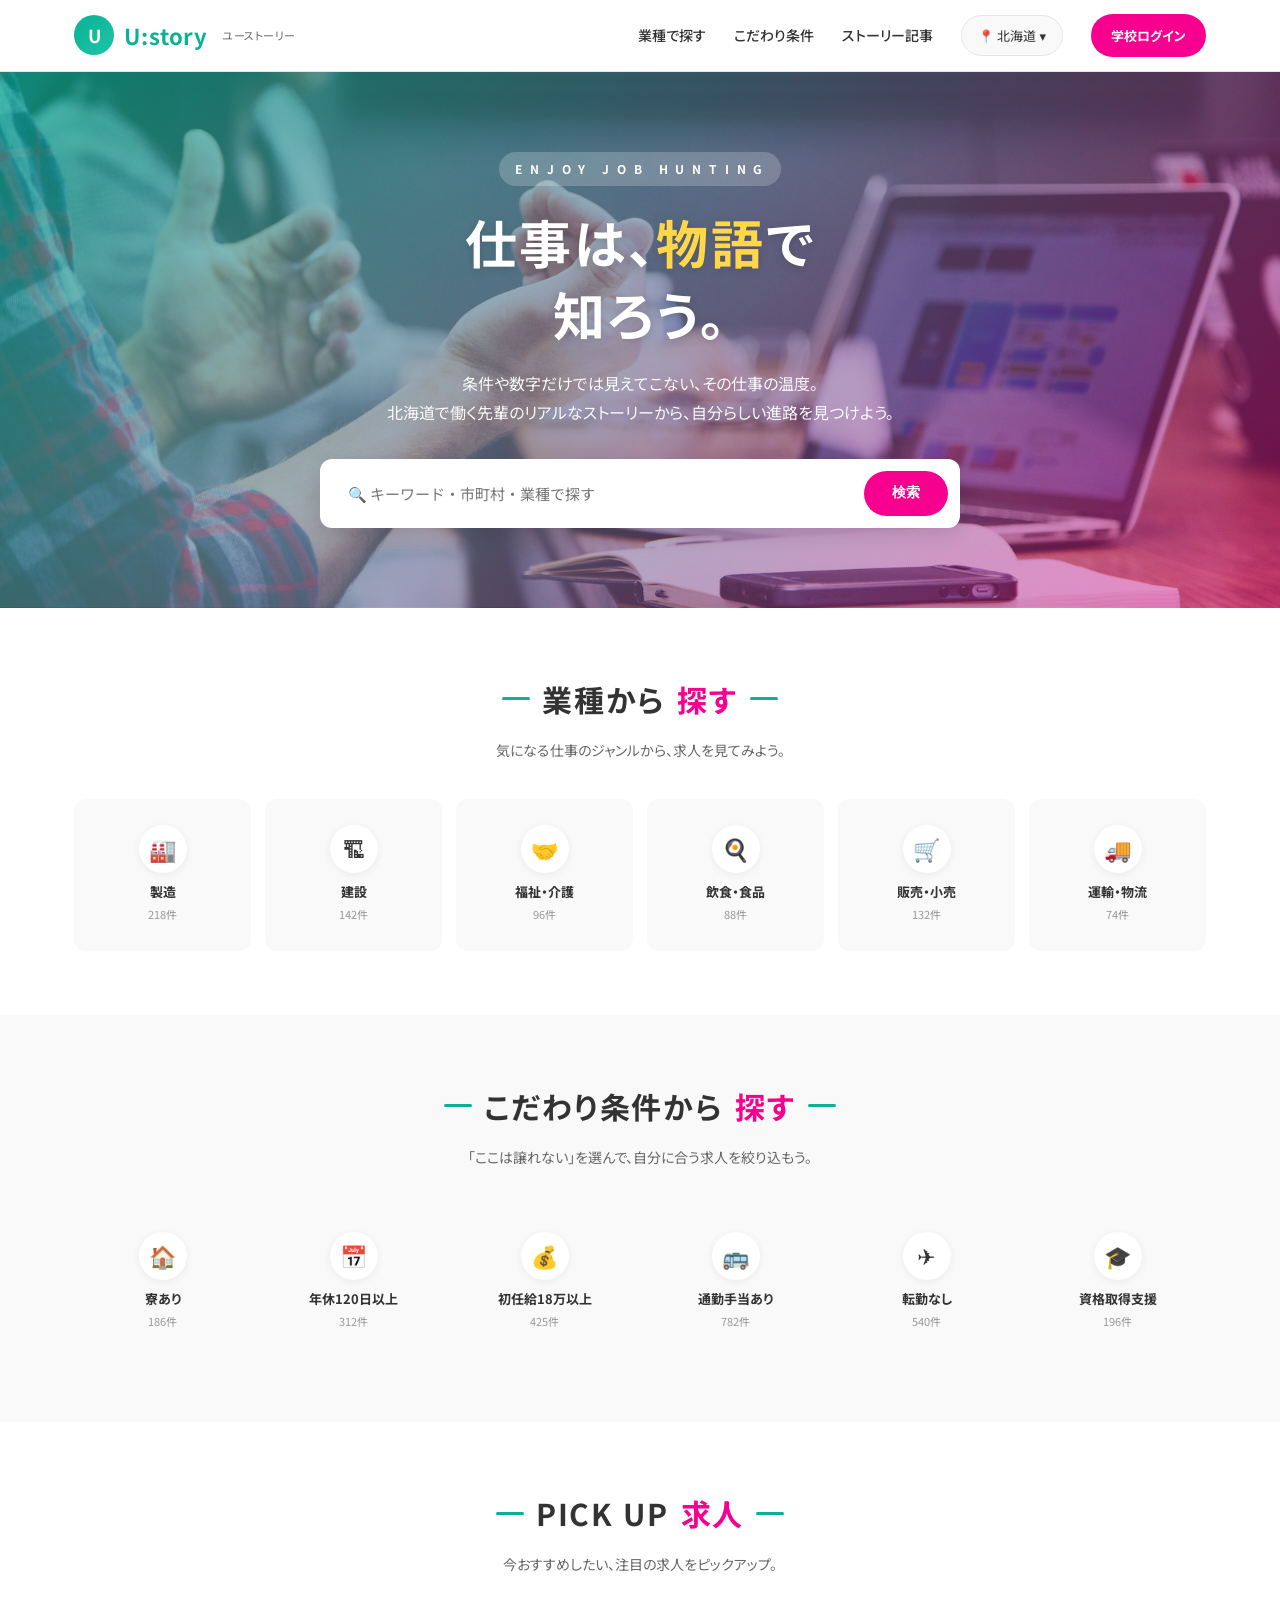
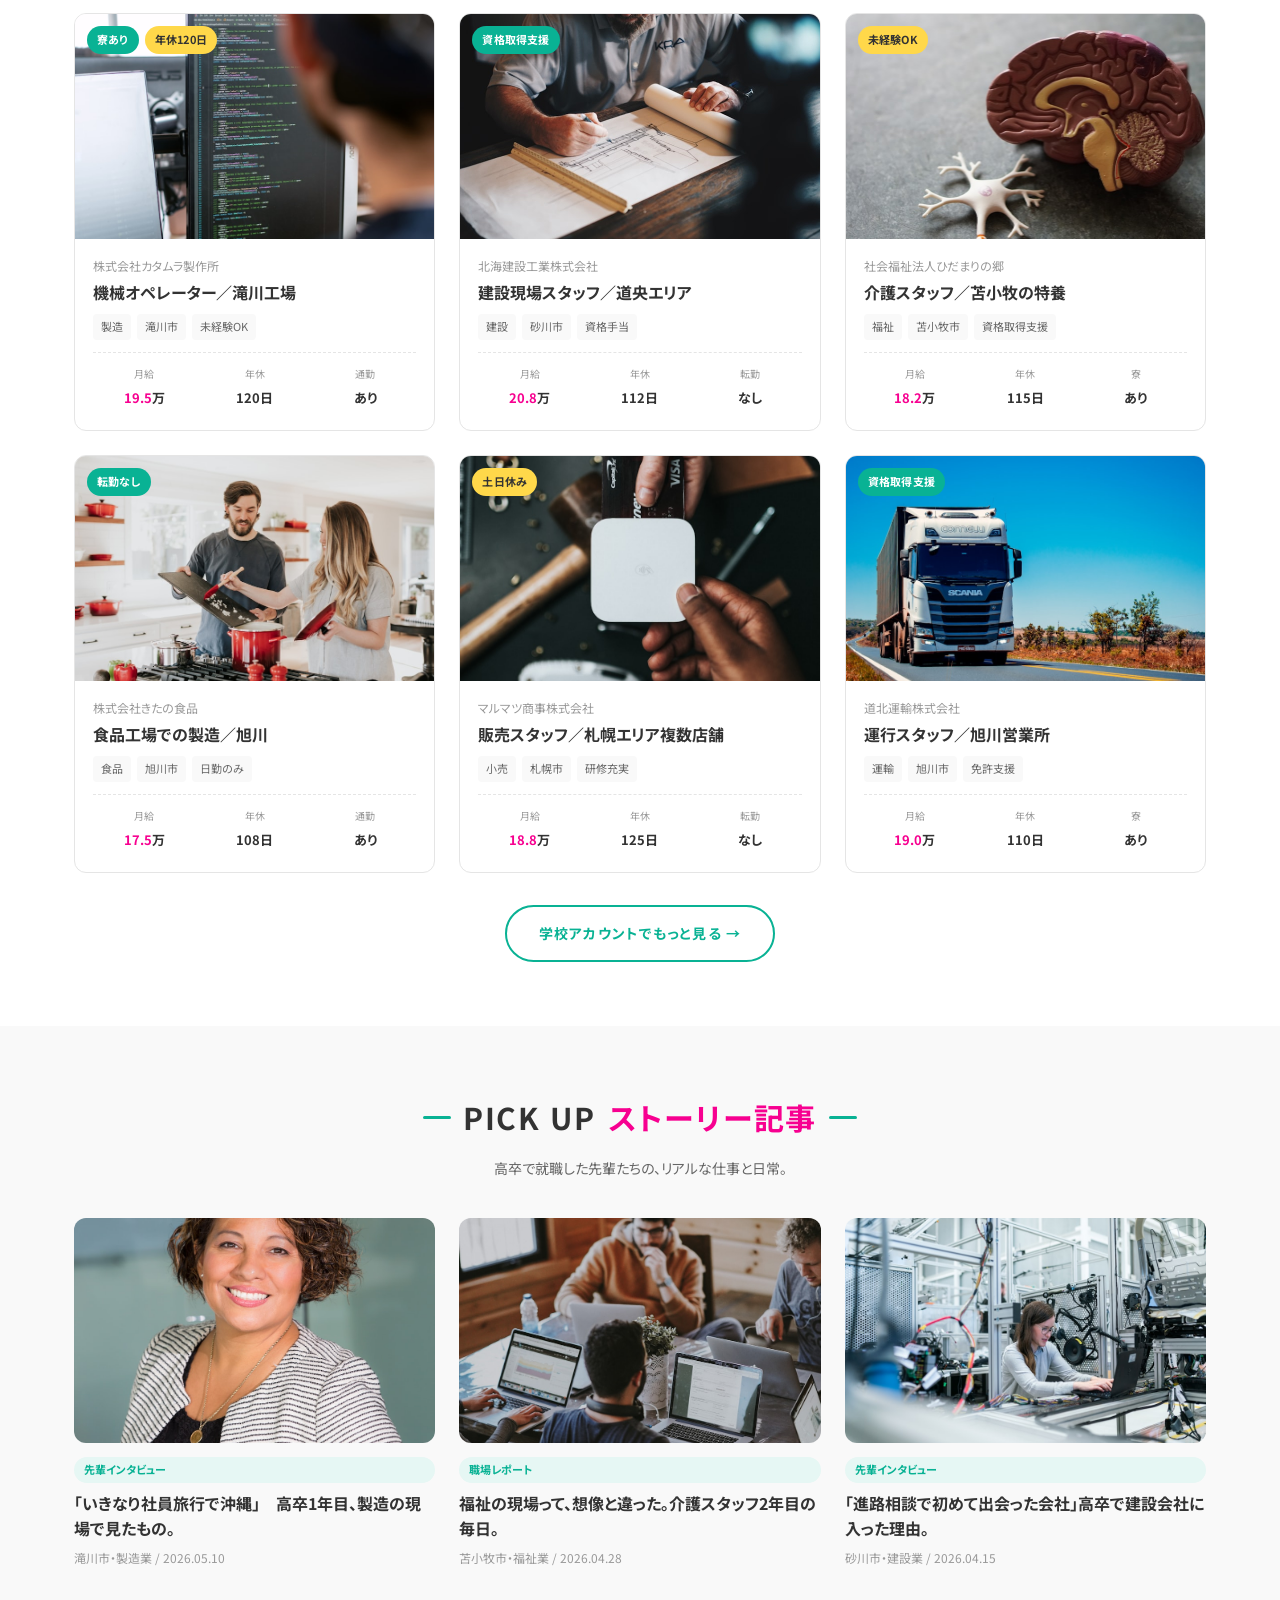
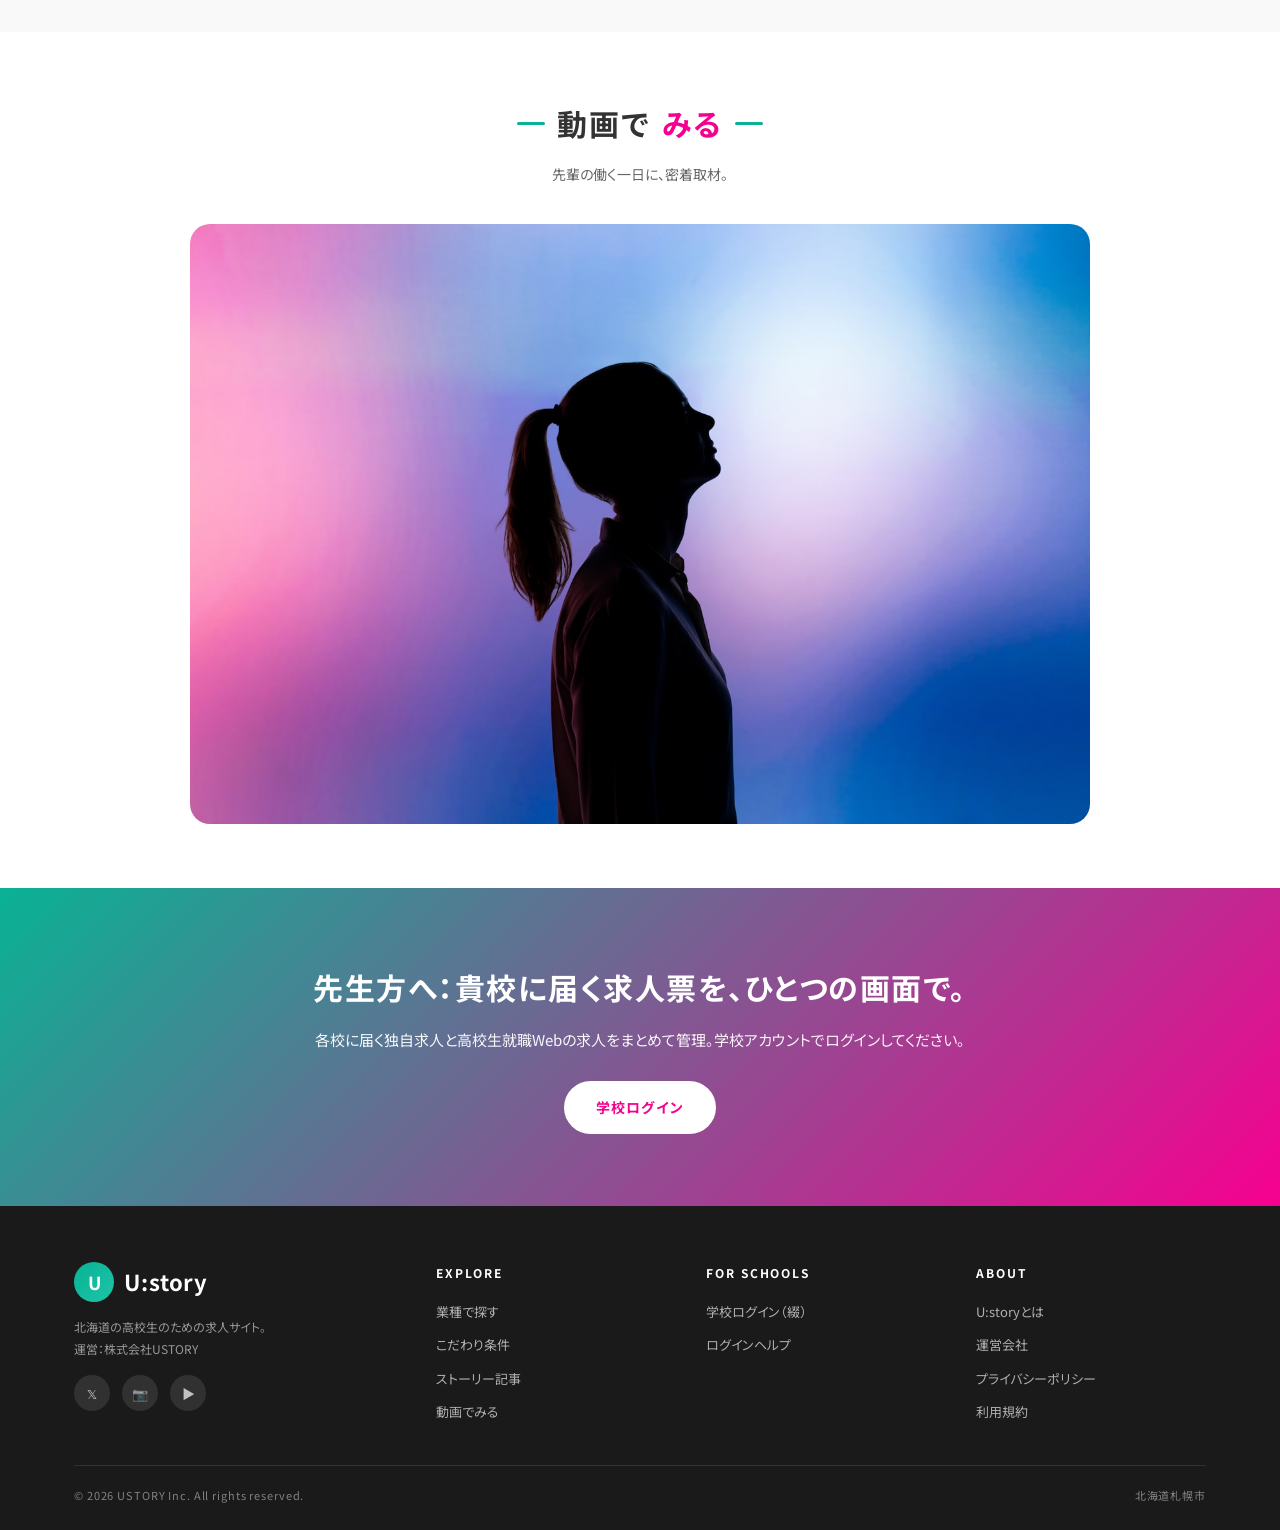
<file: index.html>
<!DOCTYPE html>
<html lang="ja">
<head>
<meta charset="UTF-8" />
<meta name="viewport" content="width=device-width, initial-scale=1" />
<title>U:story[ユーストーリー]｜高校生のための求人サイト</title>
<meta name="description" content="北海道の高校生のための求人サイト。仕事をストーリーから知る、自分らしい進路を見つける、新しい就職活動のかたち。" />
<link rel="preconnect" href="https://fonts.googleapis.com">
<link rel="preconnect" href="https://fonts.gstatic.com" crossorigin>
<link href="https://fonts.googleapis.com/css2?family=Noto+Sans+JP:wght@400;500;700&family=M+PLUS+Rounded+1c:wght@500;700&display=swap" rel="stylesheet">
<link rel="stylesheet" href="assets/style.css" />
</head>
<body>

<header class="site-header">
  <div class="container">
    <a href="index.html" class="brand">
      <span class="brand-mark">U</span>
      <span>U:story</span>
      <span class="brand-tagline">ユーストーリー</span>
    </a>
    <nav class="nav" id="nav">
      <a href="#shortcuts">業種で探す</a>
      <a href="#features">こだわり条件</a>
      <a href="#stories">ストーリー記事</a>
      <span class="area-select">📍 北海道 ▾</span>
      <a href="login.html" class="nav-cta">学校ログイン</a>
    </nav>
    <button class="hamburger" aria-label="メニュー" onclick="document.getElementById('nav').classList.toggle('is-open')">
      <svg width="24" height="24" viewBox="0 0 24 24" fill="none" stroke="currentColor" stroke-width="2"><line x1="3" y1="6" x2="21" y2="6"/><line x1="3" y1="12" x2="21" y2="12"/><line x1="3" y1="18" x2="21" y2="18"/></svg>
    </button>
  </div>
</header>

<section class="hero">
  <div class="container hero-inner">
    <span class="hero-eyebrow">E N J O Y　J O B　H U N T I N G</span>
    <h1 class="hero-title">仕事は、<span class="yellow">物語</span>で<br>知ろう。</h1>
    <p class="hero-lead">
      条件や数字だけでは見えてこない、その仕事の温度。<br>
      北海道で働く先輩のリアルなストーリーから、自分らしい進路を見つけよう。
    </p>
    <div class="hero-search">
      <input type="text" placeholder="🔍 キーワード・市町村・業種で探す" />
      <button type="button">検索</button>
    </div>
  </div>
</section>

<section id="shortcuts">
  <div class="container">
    <div class="section-head">
      <h2 class="section-title">業種から<span class="pink">探す</span></h2>
      <p class="section-lead">気になる仕事のジャンルから、求人を見てみよう。</p>
    </div>
    <div class="shortcut-grid">
      <div class="shortcut">
        <div class="icon">🏭</div>
        <div class="shortcut-name">製造</div>
        <div class="shortcut-count">218件</div>
      </div>
      <div class="shortcut">
        <div class="icon">🏗</div>
        <div class="shortcut-name">建設</div>
        <div class="shortcut-count">142件</div>
      </div>
      <div class="shortcut">
        <div class="icon">🤝</div>
        <div class="shortcut-name">福祉・介護</div>
        <div class="shortcut-count">96件</div>
      </div>
      <div class="shortcut">
        <div class="icon">🍳</div>
        <div class="shortcut-name">飲食・食品</div>
        <div class="shortcut-count">88件</div>
      </div>
      <div class="shortcut">
        <div class="icon">🛒</div>
        <div class="shortcut-name">販売・小売</div>
        <div class="shortcut-count">132件</div>
      </div>
      <div class="shortcut">
        <div class="icon">🚚</div>
        <div class="shortcut-name">運輸・物流</div>
        <div class="shortcut-count">74件</div>
      </div>
    </div>
  </div>
</section>

<section id="features" style="background: var(--bg-soft);">
  <div class="container">
    <div class="section-head">
      <h2 class="section-title">こだわり条件から<span class="pink">探す</span></h2>
      <p class="section-lead">「ここは譲れない」を選んで、自分に合う求人を絞り込もう。</p>
    </div>
    <div class="shortcut-grid">
      <div class="shortcut">
        <div class="icon">🏠</div>
        <div class="shortcut-name">寮あり</div>
        <div class="shortcut-count">186件</div>
      </div>
      <div class="shortcut">
        <div class="icon">📅</div>
        <div class="shortcut-name">年休120日以上</div>
        <div class="shortcut-count">312件</div>
      </div>
      <div class="shortcut">
        <div class="icon">💰</div>
        <div class="shortcut-name">初任給18万以上</div>
        <div class="shortcut-count">425件</div>
      </div>
      <div class="shortcut">
        <div class="icon">🚌</div>
        <div class="shortcut-name">通勤手当あり</div>
        <div class="shortcut-count">782件</div>
      </div>
      <div class="shortcut">
        <div class="icon">✈️</div>
        <div class="shortcut-name">転勤なし</div>
        <div class="shortcut-count">540件</div>
      </div>
      <div class="shortcut">
        <div class="icon">🎓</div>
        <div class="shortcut-name">資格取得支援</div>
        <div class="shortcut-count">196件</div>
      </div>
    </div>
  </div>
</section>

<section>
  <div class="container">
    <div class="section-head">
      <h2 class="section-title">PICK UP <span class="pink">求人</span></h2>
      <p class="section-lead">今おすすめしたい、注目の求人をピックアップ。</p>
    </div>
    <div class="jobs-grid">

      <a href="login.html" class="job-card">
        <div class="job-thumb">
          <img src="images/job-mfg.jpg" alt="" />
          <div class="job-badges">
            <span class="badge feature">寮あり</span>
            <span class="badge feature-yellow">年休120日</span>
          </div>
        </div>
        <div class="job-body">
          <div class="job-company">株式会社カタムラ製作所</div>
          <h3 class="job-title">機械オペレーター／滝川工場</h3>
          <div class="job-meta">
            <span class="meta-pill">製造</span>
            <span class="meta-pill">滝川市</span>
            <span class="meta-pill">未経験OK</span>
          </div>
          <div class="job-stats">
            <div class="stat"><span class="stat-label">月給</span><span class="stat-value"><span class="accent">19.5</span>万</span></div>
            <div class="stat"><span class="stat-label">年休</span><span class="stat-value">120日</span></div>
            <div class="stat"><span class="stat-label">通勤</span><span class="stat-value">あり</span></div>
          </div>
        </div>
      </a>

      <a href="login.html" class="job-card">
        <div class="job-thumb">
          <img src="images/job-construction.jpg" alt="" />
          <div class="job-badges">
            <span class="badge feature">資格取得支援</span>
          </div>
        </div>
        <div class="job-body">
          <div class="job-company">北海建設工業株式会社</div>
          <h3 class="job-title">建設現場スタッフ／道央エリア</h3>
          <div class="job-meta">
            <span class="meta-pill">建設</span>
            <span class="meta-pill">砂川市</span>
            <span class="meta-pill">資格手当</span>
          </div>
          <div class="job-stats">
            <div class="stat"><span class="stat-label">月給</span><span class="stat-value"><span class="accent">20.8</span>万</span></div>
            <div class="stat"><span class="stat-label">年休</span><span class="stat-value">112日</span></div>
            <div class="stat"><span class="stat-label">転勤</span><span class="stat-value">なし</span></div>
          </div>
        </div>
      </a>

      <a href="login.html" class="job-card">
        <div class="job-thumb">
          <img src="images/job-care.jpg" alt="" />
          <div class="job-badges">
            <span class="badge feature-yellow">未経験OK</span>
          </div>
        </div>
        <div class="job-body">
          <div class="job-company">社会福祉法人ひだまりの郷</div>
          <h3 class="job-title">介護スタッフ／苫小牧の特養</h3>
          <div class="job-meta">
            <span class="meta-pill">福祉</span>
            <span class="meta-pill">苫小牧市</span>
            <span class="meta-pill">資格取得支援</span>
          </div>
          <div class="job-stats">
            <div class="stat"><span class="stat-label">月給</span><span class="stat-value"><span class="accent">18.2</span>万</span></div>
            <div class="stat"><span class="stat-label">年休</span><span class="stat-value">115日</span></div>
            <div class="stat"><span class="stat-label">寮</span><span class="stat-value">あり</span></div>
          </div>
        </div>
      </a>

      <a href="login.html" class="job-card">
        <div class="job-thumb">
          <img src="images/job-food.jpg" alt="" />
          <div class="job-badges">
            <span class="badge feature">転勤なし</span>
          </div>
        </div>
        <div class="job-body">
          <div class="job-company">株式会社きたの食品</div>
          <h3 class="job-title">食品工場での製造／旭川</h3>
          <div class="job-meta">
            <span class="meta-pill">食品</span>
            <span class="meta-pill">旭川市</span>
            <span class="meta-pill">日勤のみ</span>
          </div>
          <div class="job-stats">
            <div class="stat"><span class="stat-label">月給</span><span class="stat-value"><span class="accent">17.5</span>万</span></div>
            <div class="stat"><span class="stat-label">年休</span><span class="stat-value">108日</span></div>
            <div class="stat"><span class="stat-label">通勤</span><span class="stat-value">あり</span></div>
          </div>
        </div>
      </a>

      <a href="login.html" class="job-card">
        <div class="job-thumb">
          <img src="images/job-retail.jpg" alt="" />
          <div class="job-badges">
            <span class="badge feature-yellow">土日休み</span>
          </div>
        </div>
        <div class="job-body">
          <div class="job-company">マルマツ商事株式会社</div>
          <h3 class="job-title">販売スタッフ／札幌エリア複数店舗</h3>
          <div class="job-meta">
            <span class="meta-pill">小売</span>
            <span class="meta-pill">札幌市</span>
            <span class="meta-pill">研修充実</span>
          </div>
          <div class="job-stats">
            <div class="stat"><span class="stat-label">月給</span><span class="stat-value"><span class="accent">18.8</span>万</span></div>
            <div class="stat"><span class="stat-label">年休</span><span class="stat-value">125日</span></div>
            <div class="stat"><span class="stat-label">転勤</span><span class="stat-value">なし</span></div>
          </div>
        </div>
      </a>

      <a href="login.html" class="job-card">
        <div class="job-thumb">
          <img src="images/job-transport.jpg" alt="" />
          <div class="job-badges">
            <span class="badge feature">資格取得支援</span>
          </div>
        </div>
        <div class="job-body">
          <div class="job-company">道北運輸株式会社</div>
          <h3 class="job-title">運行スタッフ／旭川営業所</h3>
          <div class="job-meta">
            <span class="meta-pill">運輸</span>
            <span class="meta-pill">旭川市</span>
            <span class="meta-pill">免許支援</span>
          </div>
          <div class="job-stats">
            <div class="stat"><span class="stat-label">月給</span><span class="stat-value"><span class="accent">19.0</span>万</span></div>
            <div class="stat"><span class="stat-label">年休</span><span class="stat-value">110日</span></div>
            <div class="stat"><span class="stat-label">寮</span><span class="stat-value">あり</span></div>
          </div>
        </div>
      </a>

    </div>
    <div class="section-foot">
      <a href="login.html" class="button button-outline">学校アカウントでもっと見る →</a>
    </div>
  </div>
</section>

<section id="stories" style="background: var(--bg-soft);">
  <div class="container">
    <div class="section-head">
      <h2 class="section-title">PICK UP <span class="pink">ストーリー記事</span></h2>
      <p class="section-lead">高卒で就職した先輩たちの、リアルな仕事と日常。</p>
    </div>
    <div class="stories-grid">

      <a href="#" class="story-card">
        <div class="story-thumb"><img src="images/story1.jpg" alt="" /></div>
        <span class="story-tag">先輩インタビュー</span>
        <h3 class="story-title">「いきなり社員旅行で沖縄」　高卒1年目、製造の現場で見たもの。</h3>
        <div class="story-meta">滝川市・製造業 / 2026.05.10</div>
      </a>

      <a href="#" class="story-card">
        <div class="story-thumb"><img src="images/story2.jpg" alt="" /></div>
        <span class="story-tag">職場レポート</span>
        <h3 class="story-title">福祉の現場って、想像と違った。介護スタッフ2年目の毎日。</h3>
        <div class="story-meta">苫小牧市・福祉業 / 2026.04.28</div>
      </a>

      <a href="#" class="story-card">
        <div class="story-thumb"><img src="images/story3.jpg" alt="" /></div>
        <span class="story-tag">先輩インタビュー</span>
        <h3 class="story-title">「進路相談で初めて出会った会社」高卒で建設会社に入った理由。</h3>
        <div class="story-meta">砂川市・建設業 / 2026.04.15</div>
      </a>

    </div>
  </div>
</section>

<section>
  <div class="container">
    <div class="section-head">
      <h2 class="section-title">動画で<span class="pink">みる</span></h2>
      <p class="section-lead">先輩の働く一日に、密着取材。</p>
    </div>
    <div class="banner">
      <img src="images/video1.jpg" alt="動画特集" />
    </div>
  </div>
</section>

<section class="cta-band">
  <h2>先生方へ：貴校に届く求人票を、ひとつの画面で。</h2>
  <p>各校に届く独自求人と高校生就職Webの求人をまとめて管理。学校アカウントでログインしてください。</p>
  <a href="login.html" class="button">学校ログイン</a>
</section>

<footer class="site-footer">
  <div class="container">
    <div class="footer-grid">
      <div class="footer-brand">
        <div class="brand">
          <span class="brand-mark">U</span>
          <span>U:story</span>
        </div>
        <p>北海道の高校生のための求人サイト。<br>運営：株式会社USTORY</p>
        <div class="footer-sns">
          <a href="#" aria-label="X (Twitter)">𝕏</a>
          <a href="#" aria-label="Instagram">📷</a>
          <a href="#" aria-label="YouTube">▶</a>
        </div>
      </div>
      <div class="footer-col">
        <h4>EXPLORE</h4>
        <ul>
          <li><a href="#shortcuts">業種で探す</a></li>
          <li><a href="#features">こだわり条件</a></li>
          <li><a href="#stories">ストーリー記事</a></li>
          <li><a href="#">動画でみる</a></li>
        </ul>
      </div>
      <div class="footer-col">
        <h4>FOR SCHOOLS</h4>
        <ul>
          <li><a href="login.html">学校ログイン（綴）</a></li>
          <li><a href="#">ログインヘルプ</a></li>
        </ul>
      </div>
      <div class="footer-col">
        <h4>ABOUT</h4>
        <ul>
          <li><a href="#">U:storyとは</a></li>
          <li><a href="https://ustory.co.jp/" target="_blank" rel="noopener">運営会社</a></li>
          <li><a href="#">プライバシーポリシー</a></li>
          <li><a href="#">利用規約</a></li>
        </ul>
      </div>
    </div>
    <div class="footer-bottom">
      <span>© 2026 USTORY Inc. All rights reserved.</span>
      <span>北海道札幌市</span>
    </div>
  </div>
</footer>

</body>
</html>
</file>
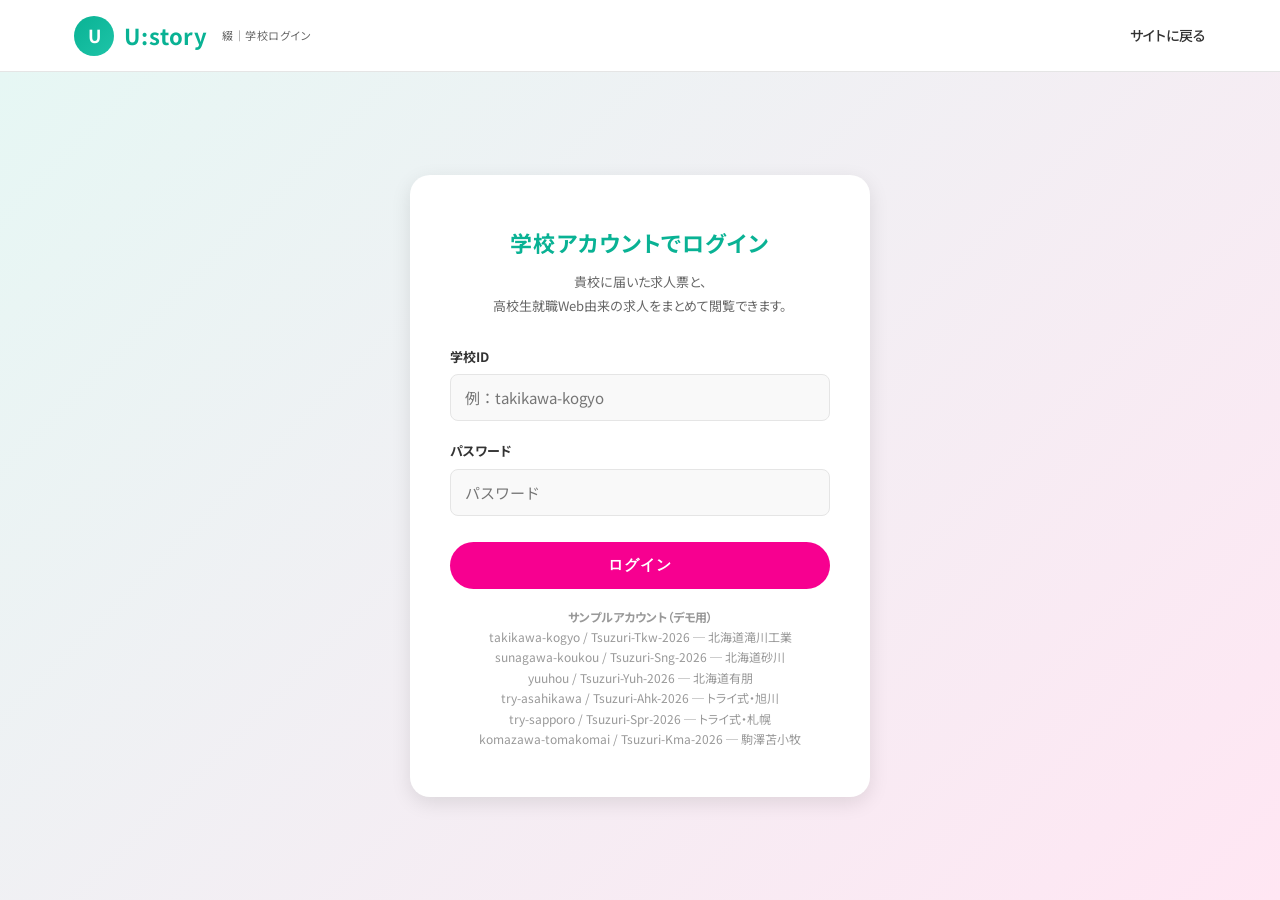
<file: app.html>
<!DOCTYPE html>
<html lang="ja">
<head>
<meta charset="UTF-8" />
<meta name="viewport" content="width=device-width, initial-scale=1" />
<title>求人一覧｜U:story 綴</title>
<link rel="preconnect" href="https://fonts.googleapis.com">
<link rel="preconnect" href="https://fonts.gstatic.com" crossorigin>
<link href="https://fonts.googleapis.com/css2?family=Noto+Sans+JP:wght@400;500;700&family=M+PLUS+Rounded+1c:wght@500;700&display=swap" rel="stylesheet">
<link rel="stylesheet" href="assets/style.css" />
</head>
<body>

<header class="site-header">
  <div class="container">
    <a href="index.html" class="brand">
      <span class="brand-mark">U</span>
      <span>U:story</span>
      <span class="brand-tagline">綴｜学校アカウント</span>
    </a>
    <nav class="nav">
      <span id="school-label" class="area-select"></span>
      <a href="#" id="logout" class="logout">ログアウト</a>
    </nav>
  </div>
</header>

<div class="dash-tabs">
  <div class="container">
    <div class="dash-tabs-inner" id="tabs">
      <button class="dash-tab is-active" data-source="all">すべて <span class="count" id="cnt-all">0</span></button>
      <button class="dash-tab" data-source="school">自校に届いた求人 <span class="count" id="cnt-school">0</span></button>
      <button class="dash-tab" data-source="web">高校生就職Web経由 <span class="count" id="cnt-web">0</span></button>
    </div>
  </div>
</div>

<div class="filter-bar">
  <div class="container">
    <select id="f-industry">
      <option value="">業種：すべて</option>
    </select>
    <select id="f-city">
      <option value="">勤務地：すべて</option>
    </select>
    <select id="f-pay">
      <option value="">初任給：すべて</option>
      <option value="170">17万以上</option>
      <option value="180">18万以上</option>
      <option value="190">19万以上</option>
      <option value="200">20万以上</option>
    </select>
    <select id="f-feature">
      <option value="">こだわり：すべて</option>
      <option value="dorm">寮あり</option>
      <option value="holiday120">年休120日以上</option>
      <option value="noTenkin">転勤なし</option>
      <option value="certSupport">資格取得支援</option>
      <option value="rookie">未経験OK</option>
    </select>
    <input id="f-q" type="text" placeholder="🔍 企業名・職種・キーワード" />
    <button class="reset" id="reset">条件をクリア</button>
  </div>
</div>

<section style="padding: 24px 0 64px;">
  <div class="container">
    <div class="results-count" id="meta"></div>
    <div class="jobs-grid" id="list"></div>
    <div class="pagination" id="pager"></div>
  </div>
</section>

<footer class="site-footer">
  <div class="container">
    <div class="footer-bottom">
      <span>© 2026 USTORY Inc.</span>
      <span>綴 by U:story</span>
    </div>
  </div>
</footer>

<script src="data/schools.js"></script>
<script src="data/jobs.js"></script>
<script>
(function () {
  // ---- 認証チェック ----
  const sess = JSON.parse(sessionStorage.getItem("tsuduri.session") || "null");
  if (!sess) { window.location.replace("login.html"); return; }
  document.getElementById("school-label").textContent = "📍 " + sess.shortName;
  document.getElementById("logout").addEventListener("click", function (e) {
    e.preventDefault();
    sessionStorage.removeItem("tsuduri.session");
    window.location.replace("login.html");
  });

  // ---- データ準備 ----
  const ALL_JOBS = window.JOBS || [];
  // 自校以外の「他校宛」を除外。web は全員に見える。
  const visible = ALL_JOBS.filter(j => j.source === "web" || j.sourceSchoolId === sess.schoolId);

  // 業種・市町村セレクトを動的生成
  const indSet = new Map();
  const citySet = new Set();
  visible.forEach(j => {
    indSet.set(j.industryKey, j.industryLabel);
    citySet.add(j.city);
  });
  const indSel = document.getElementById("f-industry");
  Array.from(indSet.entries()).forEach(([k,v]) => {
    const o = document.createElement("option");
    o.value = k; o.textContent = "業種：" + v; indSel.appendChild(o);
  });
  const citySel = document.getElementById("f-city");
  Array.from(citySet).sort().forEach(c => {
    const o = document.createElement("option");
    o.value = c; o.textContent = "勤務地：" + c; citySel.appendChild(o);
  });

  // 件数
  const cntAll = visible.length;
  const cntSchool = visible.filter(j => j.source === "school").length;
  const cntWeb = visible.filter(j => j.source === "web").length;
  document.getElementById("cnt-all").textContent = cntAll.toLocaleString();
  document.getElementById("cnt-school").textContent = cntSchool.toLocaleString();
  document.getElementById("cnt-web").textContent = cntWeb.toLocaleString();

  // ---- 状態 ----
  const PAGE_SIZE = 24;
  const state = {
    source: "all",
    industry: "",
    city: "",
    pay: "",
    feature: "",
    q: "",
    page: 1
  };

  function applyFilters() {
    let arr = visible.slice();
    if (state.source !== "all") arr = arr.filter(j => j.source === state.source);
    if (state.industry) arr = arr.filter(j => j.industryKey === state.industry);
    if (state.city) arr = arr.filter(j => j.city === state.city);
    if (state.pay) arr = arr.filter(j => j.monthlyPay >= Number(state.pay) * 1000);
    if (state.feature) arr = arr.filter(j => (j.features || []).indexOf(state.feature) !== -1);
    if (state.q) {
      const q = state.q.toLowerCase();
      arr = arr.filter(j =>
        j.company.toLowerCase().includes(q) ||
        j.title.toLowerCase().includes(q) ||
        j.jobType.toLowerCase().includes(q) ||
        j.city.includes(state.q)
      );
    }
    return arr;
  }

  function renderCard(j) {
    const sourceBadge = j.source === "school"
      ? `<span class="badge source-school">自校に届いた求人</span>`
      : `<span class="badge source-web">高校生就職Web</span>`;
    const featureBadges = (j.features || []).slice(0, 1).map(f => {
      const label = ({
        dorm:"寮あり", holiday120:"年休120日", noTenkin:"転勤なし",
        certSupport:"資格取得支援", rookie:"未経験OK", weekend:"土日休み", transport:"通勤手当"
      })[f] || f;
      return `<span class="badge feature-yellow">${label}</span>`;
    }).join("");
    const dorm = (j.features || []).indexOf("dorm") !== -1 ? "あり" : "—";
    return `
      <a class="job-card" href="job.html?id=${j.id}">
        <div class="job-thumb">
          <img src="${j.thumb}" alt="" loading="lazy" />
          <div class="job-badges">${sourceBadge}${featureBadges}</div>
        </div>
        <div class="job-body">
          <div class="job-company">${j.company}</div>
          <h3 class="job-title">${j.title}</h3>
          <div class="job-meta">
            <span class="meta-pill">${j.industryLabel}</span>
            <span class="meta-pill">${j.city}</span>
            <span class="meta-pill">${j.jobType}</span>
          </div>
          <div class="job-stats">
            <div class="stat"><span class="stat-label">月給</span><span class="stat-value"><span class="accent">${(j.monthlyPay/10000).toFixed(1)}</span>万</span></div>
            <div class="stat"><span class="stat-label">年休</span><span class="stat-value">${j.annualHolidays}日</span></div>
            <div class="stat"><span class="stat-label">寮</span><span class="stat-value">${dorm}</span></div>
          </div>
        </div>
      </a>`;
  }

  function render() {
    const arr = applyFilters();
    const total = arr.length;
    const totalPages = Math.max(1, Math.ceil(total / PAGE_SIZE));
    if (state.page > totalPages) state.page = totalPages;
    const start = (state.page - 1) * PAGE_SIZE;
    const page = arr.slice(start, start + PAGE_SIZE);

    const sourceLabel = ({all:"すべて", school:"自校に届いた求人", web:"高校生就職Web経由"})[state.source];
    document.getElementById("meta").innerHTML =
      `<strong>${total.toLocaleString()}</strong>件　／ ${sourceLabel}　${state.page}/${totalPages}ページ`;

    document.getElementById("list").innerHTML = page.length
      ? page.map(renderCard).join("")
      : `<div style="grid-column:1/-1; text-align:center; padding:60px; color:#666;">条件に合う求人が見つかりませんでした。条件を緩めてみてください。</div>`;

    // ページャ
    const pager = document.getElementById("pager");
    if (totalPages <= 1) { pager.innerHTML = ""; }
    else {
      const btn = (label, page, active, disabled) =>
        `<button data-page="${page}" ${active?'class="is-active"':''} ${disabled?'disabled':''}>${label}</button>`;
      const items = [];
      items.push(btn("«", state.page - 1, false, state.page === 1));
      const w = 2;
      const from = Math.max(1, state.page - w);
      const to = Math.min(totalPages, state.page + w);
      if (from > 1) { items.push(btn(1, 1, state.page===1, false)); if (from > 2) items.push(`<span style="padding:8px;">…</span>`); }
      for (let p = from; p <= to; p++) items.push(btn(p, p, state.page === p, false));
      if (to < totalPages) { if (to < totalPages-1) items.push(`<span style="padding:8px;">…</span>`); items.push(btn(totalPages, totalPages, false, false)); }
      items.push(btn("»", state.page + 1, false, state.page === totalPages));
      pager.innerHTML = items.join("");
      pager.querySelectorAll("button[data-page]").forEach(b => {
        b.addEventListener("click", () => { state.page = Number(b.dataset.page); window.scrollTo({top:0, behavior:"smooth"}); render(); });
      });
    }
  }

  // ---- イベント ----
  document.getElementById("tabs").addEventListener("click", function (e) {
    const t = e.target.closest(".dash-tab");
    if (!t) return;
    document.querySelectorAll(".dash-tab").forEach(x => x.classList.remove("is-active"));
    t.classList.add("is-active");
    state.source = t.dataset.source;
    state.page = 1;
    render();
  });

  ["f-industry","f-city","f-pay","f-feature"].forEach(id => {
    document.getElementById(id).addEventListener("change", e => {
      state[id.slice(2)] = e.target.value;
      state.page = 1; render();
    });
  });
  let timer = null;
  document.getElementById("f-q").addEventListener("input", e => {
    clearTimeout(timer);
    timer = setTimeout(() => { state.q = e.target.value.trim(); state.page = 1; render(); }, 150);
  });
  document.getElementById("reset").addEventListener("click", () => {
    Object.assign(state, { source:"all", industry:"", city:"", pay:"", feature:"", q:"", page:1 });
    document.getElementById("f-industry").value = "";
    document.getElementById("f-city").value = "";
    document.getElementById("f-pay").value = "";
    document.getElementById("f-feature").value = "";
    document.getElementById("f-q").value = "";
    document.querySelectorAll(".dash-tab").forEach(x => x.classList.remove("is-active"));
    document.querySelector('.dash-tab[data-source="all"]').classList.add("is-active");
    render();
  });

  render();
})();
</script>
</body>
</html>
</file>
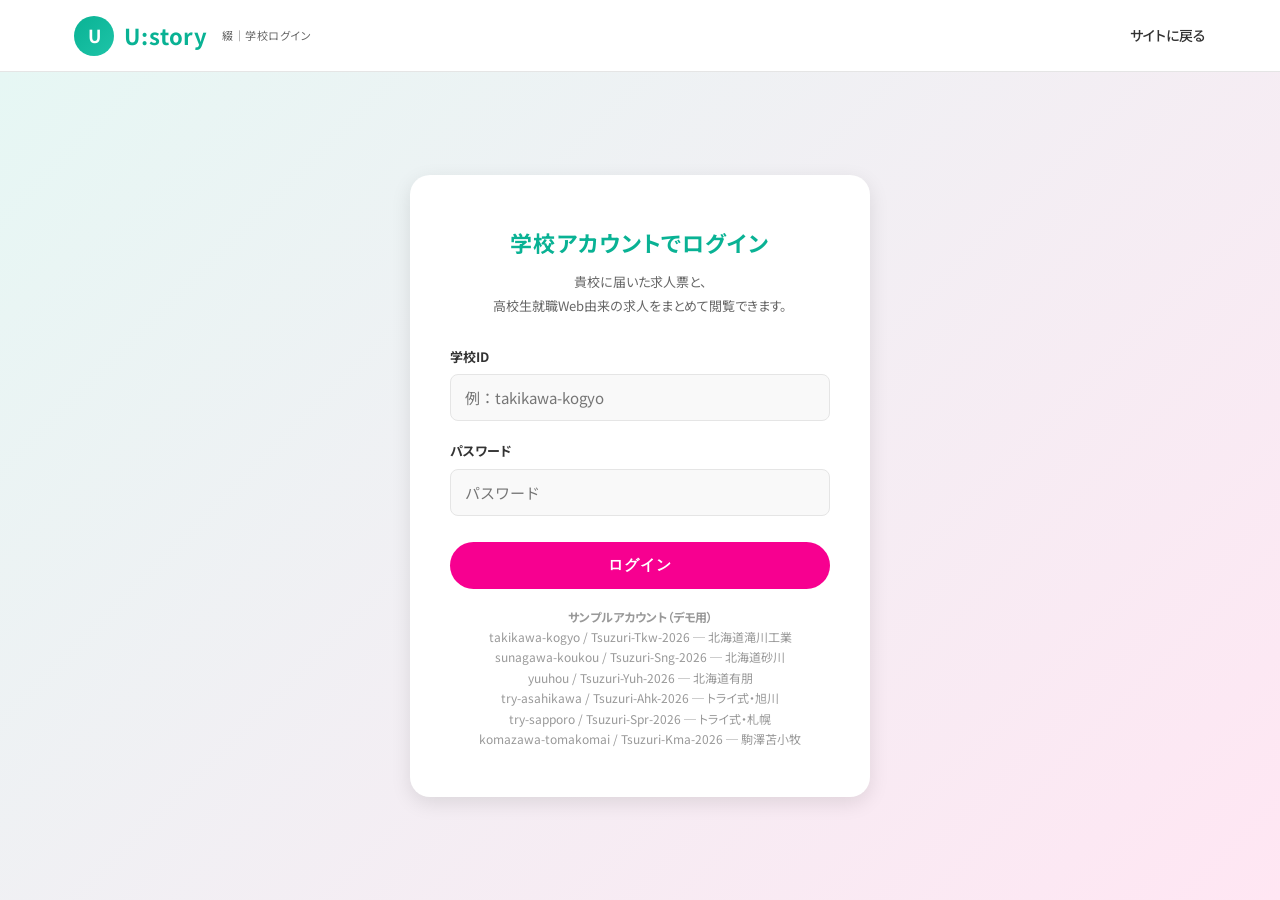
<file: job.html>
<!DOCTYPE html>
<html lang="ja">
<head>
<meta charset="UTF-8" />
<meta name="viewport" content="width=device-width, initial-scale=1" />
<title>求人詳細｜U:story 綴</title>
<link rel="preconnect" href="https://fonts.googleapis.com">
<link rel="preconnect" href="https://fonts.gstatic.com" crossorigin>
<link href="https://fonts.googleapis.com/css2?family=Noto+Sans+JP:wght@400;500;700&family=M+PLUS+Rounded+1c:wght@500;700&display=swap" rel="stylesheet">
<link rel="stylesheet" href="assets/style.css" />
</head>
<body>

<header class="site-header">
  <div class="container">
    <a href="index.html" class="brand">
      <span class="brand-mark">U</span>
      <span>U:story</span>
      <span class="brand-tagline">綴｜学校アカウント</span>
    </a>
    <nav class="nav">
      <span id="school-label" class="area-select"></span>
      <a href="#" id="logout" class="logout">ログアウト</a>
    </nav>
  </div>
</header>

<div class="detail-head">
  <div class="container">
    <a href="app.html" class="detail-back">← 求人一覧に戻る</a>
    <div class="detail-source" id="d-source"></div>
    <h1 class="detail-title" id="d-title">読み込み中…</h1>
    <div class="detail-company" id="d-company"></div>
  </div>
</div>

<div class="container">
  <div class="detail-grid">
    <div class="detail-main">
      <img id="d-hero" class="detail-hero" src="" alt="" />

      <div class="detail-section">
        <h3>仕事内容</h3>
        <p id="d-summary"></p>
      </div>

      <div class="detail-section">
        <h3>企業からのメッセージ</h3>
        <p id="d-message"></p>
      </div>

      <div class="detail-section">
        <h3>こだわり条件</h3>
        <div id="d-features" class="job-meta" style="margin:0;"></div>
      </div>

      <div class="detail-section">
        <h3>福利厚生</h3>
        <p id="d-benefits"></p>
      </div>

      <div class="detail-section">
        <h3>採用情報</h3>
        <p id="d-hires"></p>
      </div>
    </div>

    <aside>
      <div class="detail-card">
        <dl>
          <dt>初任給（月給）</dt>
          <dd class="large" id="d-pay"></dd>
          <dt>勤務地</dt>
          <dd id="d-city"></dd>
          <dt>業種 / 職種</dt>
          <dd id="d-ind"></dd>
          <dt>年間休日</dt>
          <dd id="d-holidays"></dd>
          <dt>勤務時間</dt>
          <dd id="d-hours"></dd>
          <dt>試用期間</dt>
          <dd id="d-probation"></dd>
          <dt>定年</dt>
          <dd id="d-retire"></dd>
          <dt>求人到着日</dt>
          <dd id="d-received"></dd>
        </dl>
        <button class="detail-cta" type="button" onclick="alert('この求人を「生徒に共有済み」として記録しました。（サンプル動作）')">この求人を生徒に共有する</button>
      </div>
    </aside>
  </div>
</div>

<footer class="site-footer">
  <div class="container">
    <div class="footer-bottom">
      <span>© 2026 USTORY Inc.</span>
      <span>綴 by U:story</span>
    </div>
  </div>
</footer>

<script src="data/schools.js"></script>
<script src="data/jobs.js"></script>
<script>
(function () {
  const sess = JSON.parse(sessionStorage.getItem("tsuduri.session") || "null");
  if (!sess) { window.location.replace("login.html"); return; }
  document.getElementById("school-label").textContent = "📍 " + sess.shortName;
  document.getElementById("logout").addEventListener("click", function (e) {
    e.preventDefault();
    sessionStorage.removeItem("tsuduri.session");
    window.location.replace("login.html");
  });

  const id = new URLSearchParams(location.search).get("id");
  const j = (window.JOBS || []).find(x => x.id === id);

  if (!j) {
    document.getElementById("d-title").textContent = "求人が見つかりませんでした";
    document.getElementById("d-company").textContent = "求人一覧から再度お選びください。";
    return;
  }

  // 他校宛が紛れていたら制限
  if (j.source === "school" && j.sourceSchoolId !== sess.schoolId) {
    document.getElementById("d-title").textContent = "この求人は閲覧できません";
    document.getElementById("d-company").textContent = "他校宛の求人は閲覧範囲外です。求人一覧に戻ってください。";
    return;
  }

  const sourceHtml = j.source === "school"
    ? `<span class="badge source-school">自校に届いた求人</span>　<span style="font-size:12px; color:#666;">${sess.shortName} 宛に企業から直接届いた求人です</span>`
    : `<span class="badge source-web" style="background:#e9f7fc; color:#0096c3;">高校生就職Web経由</span>　<span style="font-size:12px; color:#666;">全国の高校に公開されている求人です</span>`;
  document.getElementById("d-source").innerHTML = sourceHtml;

  document.getElementById("d-title").textContent = j.title;
  document.getElementById("d-company").textContent = j.company;
  document.getElementById("d-hero").src = j.thumb;
  document.getElementById("d-summary").textContent = j.summary + "（職種：" + j.jobType + "／勤務地：" + j.city + "）";
  document.getElementById("d-message").textContent =
    "私たち" + j.company + "では、" + j.industryLabel + "の現場で長く活躍してもらえる仲間を募集しています。先輩がそばで教える体制を整えているので、高校で学んだ基礎があれば十分にスタートできます。一緒にこの仕事を作っていきましょう。";

  const fmap = { dorm:"寮あり", holiday120:"年休120日以上", noTenkin:"転勤なし", certSupport:"資格取得支援", rookie:"未経験OK", weekend:"土日休み", transport:"通勤手当あり", uniform:"制服貸与" };
  document.getElementById("d-features").innerHTML = (j.features||[]).map(f =>
    `<span class="meta-pill" style="background:#e6f7f4; color:#07957d; font-weight:700;">${fmap[f]||f}</span>`
  ).join("") || `<span style="color:#999;">特記事項なし</span>`;

  document.getElementById("d-benefits").textContent = (j.benefits || []).join("　・　");
  document.getElementById("d-hires").textContent = "募集人数 " + j.hires + "名／高卒新卒対象／応募は学校進路指導部経由でお願いします。";

  document.getElementById("d-pay").textContent = (j.monthlyPay/10000).toFixed(1) + " 万円";
  document.getElementById("d-city").textContent = j.city;
  document.getElementById("d-ind").textContent = j.industryLabel + " / " + j.jobType;
  document.getElementById("d-holidays").textContent = j.annualHolidays + " 日";
  document.getElementById("d-hours").textContent = j.workHours;
  document.getElementById("d-probation").textContent = j.probation;
  document.getElementById("d-retire").textContent = j.retireAge + " 歳";
  document.getElementById("d-received").textContent = j.receivedAt;
})();
</script>
</body>
</html>
</file>
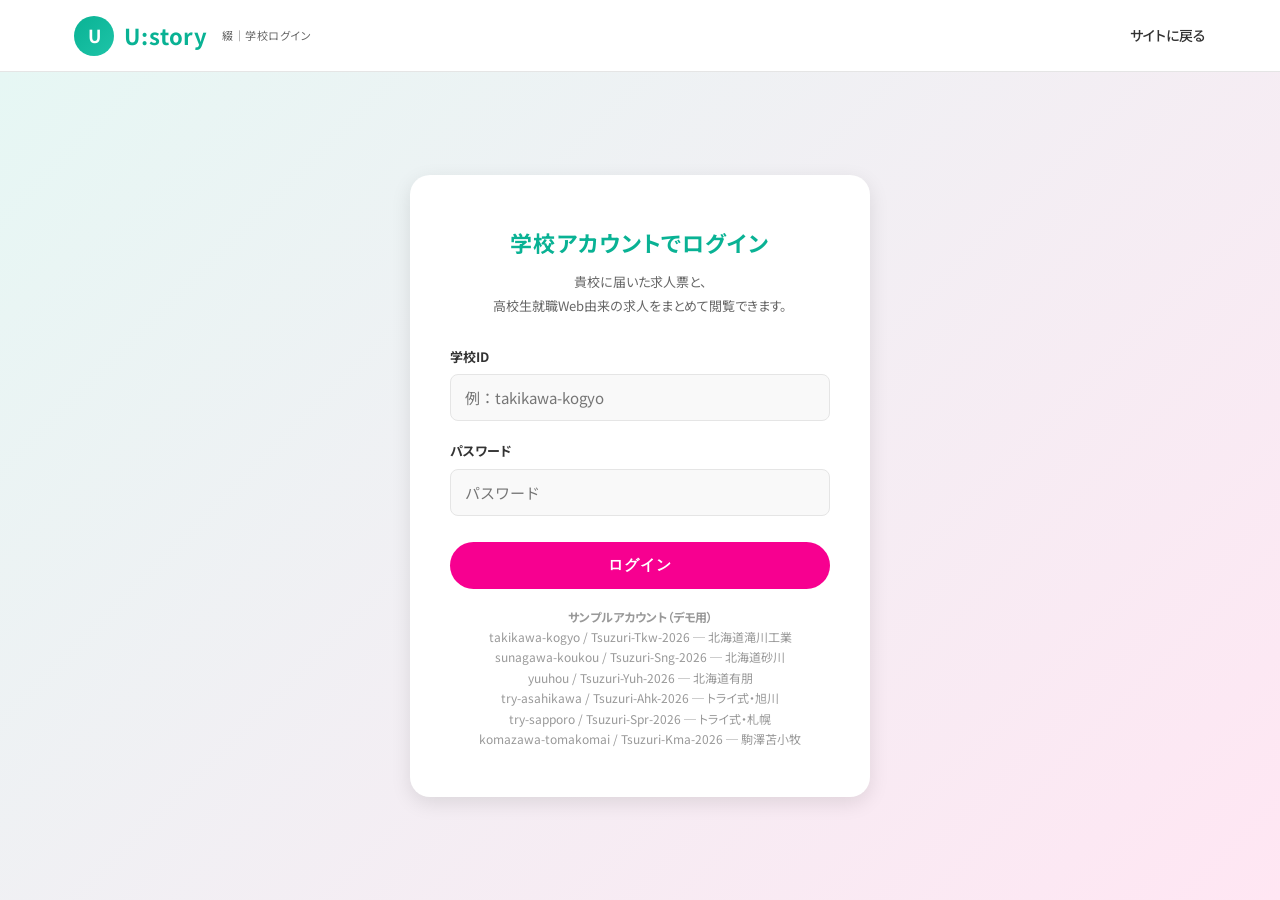
<file: login.html>
<!DOCTYPE html>
<html lang="ja">
<head>
<meta charset="UTF-8" />
<meta name="viewport" content="width=device-width, initial-scale=1" />
<title>学校ログイン｜U:story 綴</title>
<link rel="preconnect" href="https://fonts.googleapis.com">
<link rel="preconnect" href="https://fonts.gstatic.com" crossorigin>
<link href="https://fonts.googleapis.com/css2?family=Noto+Sans+JP:wght@400;500;700&family=M+PLUS+Rounded+1c:wght@500;700&display=swap" rel="stylesheet">
<link rel="stylesheet" href="assets/style.css" />
</head>
<body>

<header class="site-header">
  <div class="container">
    <a href="index.html" class="brand">
      <span class="brand-mark">U</span>
      <span>U:story</span>
      <span class="brand-tagline">綴｜学校ログイン</span>
    </a>
    <nav class="nav">
      <a href="index.html">サイトに戻る</a>
    </nav>
  </div>
</header>

<div class="login-wrap">
  <form class="login-card" id="login-form" autocomplete="off">
    <h1>学校アカウントでログイン</h1>
    <p class="lead">貴校に届いた求人票と、<br>高校生就職Web由来の求人をまとめて閲覧できます。</p>

    <div class="login-error" id="error">IDまたはパスワードが違うようです。サンプル下記のヒントを確認してみてください。</div>

    <div class="field">
      <label for="school-id">学校ID</label>
      <input id="school-id" name="school-id" type="text" placeholder="例：takikawa-kogyo" autocapitalize="off" autocorrect="off" />
    </div>
    <div class="field">
      <label for="password">パスワード</label>
      <input id="password" name="password" type="password" placeholder="パスワード" />
    </div>
    <button class="login-btn" type="submit">ログイン</button>

    <div class="login-hint">
      <strong>サンプルアカウント（デモ用）</strong><br>
      takikawa-kogyo / Tsuzuri-Tkw-2026 ─ 北海道滝川工業<br>
      sunagawa-koukou / Tsuzuri-Sng-2026 ─ 北海道砂川<br>
      yuuhou / Tsuzuri-Yuh-2026 ─ 北海道有朋<br>
      try-asahikawa / Tsuzuri-Ahk-2026 ─ トライ式・旭川<br>
      try-sapporo / Tsuzuri-Spr-2026 ─ トライ式・札幌<br>
      komazawa-tomakomai / Tsuzuri-Kma-2026 ─ 駒澤苫小牧
    </div>
  </form>
</div>

<script src="data/schools.js"></script>
<script>
(function () {
  const form = document.getElementById("login-form");
  const errBox = document.getElementById("error");
  const idInput = document.getElementById("school-id");
  const pwInput = document.getElementById("password");

  // 入力保持（feedback_no_dismay_ux: 入力済みデータは失わない）
  const saved = sessionStorage.getItem("tsuduri.login.draftId");
  if (saved) idInput.value = saved;

  idInput.addEventListener("input", () => {
    sessionStorage.setItem("tsuduri.login.draftId", idInput.value);
  });

  form.addEventListener("submit", function (e) {
    e.preventDefault();
    errBox.classList.remove("show");
    const id = idInput.value.trim();
    const pw = pwInput.value;
    const match = (window.SCHOOLS || []).find(s => s.id === id && s.password === pw);
    if (!match) {
      errBox.classList.add("show");
      pwInput.focus();
      pwInput.select();
      return;
    }
    sessionStorage.setItem("tsuduri.session", JSON.stringify({
      schoolId: match.id,
      schoolName: match.name,
      shortName: match.shortName,
      city: match.city,
      ts: Date.now()
    }));
    sessionStorage.removeItem("tsuduri.login.draftId");
    window.location.href = "app.html";
  });
})();
</script>
</body>
</html>
</file>
<file: assets/style.css>
/* ===========================================
   U:story-inspired job search site
   Brand: teal #09b294 + accent pink #f70090
   =========================================== */

:root {
  --teal: #09b294;
  --teal-dark: #07957d;
  --teal-light: #e6f7f4;
  --pink: #f70090;
  --pink-dark: #c8007a;
  --pink-light: #ffe6f3;
  --ink: #333333;
  --ink-sub: #666666;
  --ink-mute: #999999;
  --line: #e5e5e5;
  --line-soft: #f0f0f0;
  --bg-soft: #f9f9f9;
  --bg-cream: #fff8ea;
  --white: #ffffff;
  --yellow: #ffd84a;
  --shadow-sm: 0 2px 8px rgba(0, 0, 0, 0.06);
  --shadow-md: 0 6px 20px rgba(0, 0, 0, 0.10);
  --radius: 12px;
  --radius-lg: 20px;
  --container: 1180px;
  --header-h: 72px;
}

* { box-sizing: border-box; }

html, body {
  margin: 0;
  padding: 0;
  font-family: "Noto Sans JP", "Hiragino Kaku Gothic ProN", "Yu Gothic", "M PLUS Rounded 1c", system-ui, sans-serif;
  font-feature-settings: "palt";
  color: var(--ink);
  background: var(--white);
  line-height: 1.8;
  font-size: 15px;
  -webkit-font-smoothing: antialiased;
}

a {
  color: inherit;
  text-decoration: none;
  transition: opacity .2s ease, color .2s ease;
}

a:hover { color: var(--teal-dark); }

img { max-width: 100%; display: block; }

.container {
  max-width: var(--container);
  margin: 0 auto;
  padding: 0 24px;
}

/* ---------- Header ---------- */

.site-header {
  position: sticky;
  top: 0;
  z-index: 100;
  background: var(--white);
  border-bottom: 1px solid var(--line);
  height: var(--header-h);
  display: flex;
  align-items: center;
}

.site-header .container {
  display: flex;
  align-items: center;
  justify-content: space-between;
  width: 100%;
}

.brand {
  display: flex;
  align-items: center;
  gap: 10px;
  font-weight: 700;
  color: var(--teal);
  font-size: 22px;
  letter-spacing: 0.04em;
}

.brand-mark {
  width: 40px;
  height: 40px;
  border-radius: 50%;
  background: linear-gradient(135deg, var(--teal) 0%, #1ec4a8 100%);
  display: grid;
  place-items: center;
  color: #fff;
  font-weight: 700;
  font-size: 18px;
  letter-spacing: 0;
}

.brand-tagline {
  font-size: 11px;
  color: var(--ink-sub);
  font-weight: 400;
  letter-spacing: 0.05em;
  margin-left: 4px;
}

.nav {
  display: flex;
  gap: 28px;
  align-items: center;
}

.nav a {
  font-size: 14px;
  color: var(--ink);
  font-weight: 500;
}

.nav a:hover { color: var(--teal); }

.area-select {
  background: var(--bg-soft);
  border: 1px solid var(--line);
  border-radius: 999px;
  padding: 8px 16px;
  font-size: 13px;
  color: var(--ink);
  display: inline-flex;
  align-items: center;
  gap: 6px;
  cursor: pointer;
}

.nav-cta {
  background: var(--pink);
  color: #fff !important;
  padding: 10px 20px !important;
  border-radius: 999px;
  font-size: 13px !important;
  font-weight: 700 !important;
}
.nav-cta:hover { background: var(--pink-dark); color: #fff !important; }

.hamburger {
  display: none;
  background: none;
  border: 0;
  padding: 8px;
  cursor: pointer;
}

/* ---------- Hero ---------- */

.hero {
  position: relative;
  min-height: 480px;
  background-image: linear-gradient(135deg, rgba(9, 178, 148, 0.70) 0%, rgba(247, 0, 144, 0.45) 100%), url("../images/hero-bg.jpg");
  background-size: cover;
  background-position: center;
  color: #fff;
  display: flex;
  align-items: center;
  padding: 80px 0;
  overflow: hidden;
}

.hero::after {
  content: "";
  position: absolute;
  inset: 0;
  background-image: radial-gradient(circle at 20% 80%, rgba(255,255,255,0.15), transparent 40%);
  pointer-events: none;
}

.hero-inner {
  position: relative;
  z-index: 2;
  text-align: center;
  width: 100%;
}

.hero-eyebrow {
  display: inline-block;
  background: rgba(255,255,255,0.2);
  color: #fff;
  padding: 6px 16px;
  border-radius: 999px;
  font-size: 12px;
  letter-spacing: 0.2em;
  margin-bottom: 20px;
  font-weight: 700;
}

.hero-title {
  font-size: clamp(28px, 5vw, 52px);
  font-weight: 700;
  margin: 0 0 18px;
  letter-spacing: 0.05em;
  line-height: 1.4;
  text-shadow: 0 2px 8px rgba(0, 0, 0, 0.15);
}

.hero-title .yellow { color: var(--yellow); }

.hero-lead {
  font-size: 16px;
  margin: 0 0 32px;
  max-width: 620px;
  margin-left: auto;
  margin-right: auto;
  opacity: 0.95;
}

.hero-search {
  background: var(--white);
  border-radius: var(--radius);
  padding: 12px;
  max-width: 640px;
  margin: 0 auto;
  display: flex;
  gap: 8px;
  box-shadow: var(--shadow-md);
}

.hero-search input {
  flex: 1;
  border: 0;
  padding: 12px 16px;
  font-size: 15px;
  color: var(--ink);
  outline: none;
  font-family: inherit;
}

.hero-search button {
  background: var(--pink);
  color: #fff;
  border: 0;
  border-radius: 999px;
  padding: 12px 28px;
  font-size: 14px;
  font-weight: 700;
  cursor: pointer;
}

.hero-search button:hover { background: var(--pink-dark); }

/* ---------- Sections ---------- */

section { padding: 64px 0; }

.section-head {
  margin-bottom: 36px;
  text-align: center;
}

.section-title {
  font-size: clamp(22px, 3vw, 30px);
  font-weight: 700;
  color: var(--ink);
  margin: 0 0 12px;
  letter-spacing: 0.06em;
  display: inline-flex;
  align-items: center;
  gap: 12px;
}

.section-title::before,
.section-title::after {
  content: "";
  width: 28px;
  height: 3px;
  background: var(--teal);
  border-radius: 2px;
}

.section-title .pink { color: var(--pink); }

.section-lead {
  color: var(--ink-sub);
  font-size: 14px;
  max-width: 640px;
  margin: 0 auto;
}

/* ---------- Search shortcut grids ---------- */

.shortcut-grid {
  display: grid;
  grid-template-columns: repeat(6, 1fr);
  gap: 14px;
}

.shortcut {
  background: var(--bg-soft);
  border-radius: var(--radius);
  padding: 24px 14px;
  text-align: center;
  border: 2px solid transparent;
  transition: all .2s ease;
  cursor: pointer;
}

.shortcut:hover {
  border-color: var(--teal);
  background: var(--teal-light);
  transform: translateY(-2px);
}

.shortcut .icon {
  width: 48px;
  height: 48px;
  margin: 0 auto 10px;
  border-radius: 50%;
  background: var(--white);
  display: grid;
  place-items: center;
  font-size: 22px;
  box-shadow: var(--shadow-sm);
}

.shortcut-name {
  font-size: 13px;
  font-weight: 700;
  color: var(--ink);
  line-height: 1.4;
}

.shortcut-count {
  font-size: 11px;
  color: var(--ink-mute);
  margin-top: 4px;
}

/* ---------- Job cards (PICK UP) ---------- */

.jobs-grid {
  display: grid;
  grid-template-columns: repeat(3, 1fr);
  gap: 24px;
}

.job-card {
  background: var(--white);
  border: 1px solid var(--line);
  border-radius: var(--radius);
  overflow: hidden;
  transition: transform .2s ease, box-shadow .2s ease;
  display: flex;
  flex-direction: column;
}

.job-card:hover {
  transform: translateY(-4px);
  box-shadow: var(--shadow-md);
}

.job-thumb {
  position: relative;
  aspect-ratio: 16 / 10;
  overflow: hidden;
  background: var(--bg-soft);
}

.job-thumb img {
  width: 100%;
  height: 100%;
  object-fit: cover;
}

.job-badges {
  position: absolute;
  top: 12px;
  left: 12px;
  display: flex;
  gap: 6px;
  flex-wrap: wrap;
}

.badge {
  background: var(--white);
  color: var(--teal-dark);
  font-size: 11px;
  padding: 4px 10px;
  border-radius: 999px;
  font-weight: 700;
  letter-spacing: 0.02em;
}

.badge.source-school {
  background: var(--pink);
  color: #fff;
}

.badge.source-web {
  background: rgba(255,255,255,0.95);
  color: var(--ink-sub);
}

.badge.feature {
  background: var(--teal);
  color: #fff;
}

.badge.feature-yellow {
  background: var(--yellow);
  color: var(--ink);
}

.job-body {
  padding: 16px 18px 20px;
  display: flex;
  flex-direction: column;
  flex: 1;
}

.job-company {
  font-size: 12px;
  color: var(--ink-mute);
  margin-bottom: 4px;
}

.job-title {
  font-size: 16px;
  font-weight: 700;
  color: var(--ink);
  margin: 0 0 10px;
  line-height: 1.5;
}

.job-meta {
  display: flex;
  flex-wrap: wrap;
  gap: 6px;
  margin-bottom: 12px;
}

.meta-pill {
  background: var(--bg-soft);
  border-radius: 4px;
  padding: 3px 8px;
  font-size: 11px;
  color: var(--ink-sub);
}

.job-stats {
  display: grid;
  grid-template-columns: repeat(3, 1fr);
  gap: 8px;
  margin-top: auto;
  padding-top: 12px;
  border-top: 1px dashed var(--line);
}

.stat {
  text-align: center;
}

.stat-label {
  font-size: 10px;
  color: var(--ink-mute);
  display: block;
}

.stat-value {
  font-size: 13px;
  color: var(--ink);
  font-weight: 700;
}

.stat-value .accent { color: var(--pink); }

/* ---------- Stories ---------- */

.stories-grid {
  display: grid;
  grid-template-columns: repeat(3, 1fr);
  gap: 24px;
}

.story-card {
  display: flex;
  flex-direction: column;
}

.story-thumb {
  aspect-ratio: 16 / 10;
  border-radius: var(--radius);
  overflow: hidden;
  margin-bottom: 14px;
}

.story-thumb img {
  width: 100%;
  height: 100%;
  object-fit: cover;
  transition: transform .25s ease;
}

.story-card:hover .story-thumb img { transform: scale(1.04); }

.story-tag {
  display: inline-block;
  font-size: 11px;
  color: var(--teal);
  background: var(--teal-light);
  padding: 3px 10px;
  border-radius: 999px;
  margin-bottom: 8px;
  font-weight: 700;
}

.story-title {
  font-size: 16px;
  font-weight: 700;
  color: var(--ink);
  margin: 0 0 6px;
  line-height: 1.55;
}

.story-meta {
  font-size: 12px;
  color: var(--ink-mute);
}

/* ---------- Banner ---------- */

.banner {
  margin: 0 auto;
  max-width: 900px;
  border-radius: var(--radius-lg);
  overflow: hidden;
  position: relative;
}

.banner img {
  width: 100%;
  height: auto;
  display: block;
}

/* ---------- CTA ---------- */

.cta-band {
  background: linear-gradient(135deg, var(--teal) 0%, var(--pink) 100%);
  color: #fff;
  text-align: center;
  padding: 72px 28px;
  border-radius: 0;
}

.cta-band h2 {
  font-size: clamp(22px, 3vw, 30px);
  margin: 0 0 12px;
  letter-spacing: 0.05em;
}

.cta-band p {
  margin: 0 0 28px;
  opacity: 0.95;
}

.button {
  display: inline-flex;
  align-items: center;
  gap: 8px;
  background: var(--pink);
  color: #fff;
  padding: 14px 32px;
  border-radius: 999px;
  font-size: 14px;
  font-weight: 700;
  letter-spacing: 0.08em;
}

.button:hover { background: var(--pink-dark); color: #fff; }

.button-outline {
  background: transparent;
  color: var(--teal);
  border: 2px solid var(--teal);
}

.button-outline:hover { background: var(--teal); color: #fff; }

.cta-band .button {
  background: var(--white);
  color: var(--pink);
}
.cta-band .button:hover { background: var(--yellow); color: var(--ink); }

/* ---------- Section CTAs (view more) ---------- */

.section-foot {
  text-align: center;
  margin-top: 32px;
}

/* ---------- Footer ---------- */

.site-footer {
  background: #1a1a1a;
  color: rgba(255,255,255,0.72);
  padding: 56px 0 24px;
  font-size: 13px;
}

.footer-grid {
  display: grid;
  grid-template-columns: 1.4fr 1fr 1fr 1fr;
  gap: 40px;
  margin-bottom: 32px;
}

.footer-brand .brand { color: #fff; }
.footer-brand p { margin: 14px 0 0; color: rgba(255,255,255,0.55); font-size: 12px; line-height: 1.8; }

.footer-sns {
  display: flex;
  gap: 12px;
  margin-top: 16px;
}

.footer-sns a {
  width: 36px; height: 36px;
  border-radius: 50%;
  background: rgba(255,255,255,0.1);
  display: grid;
  place-items: center;
  color: rgba(255,255,255,0.7);
}

.footer-sns a:hover { background: var(--pink); color: #fff; }

.footer-col h4 {
  color: #fff;
  font-size: 12px;
  letter-spacing: 0.16em;
  margin: 0 0 16px;
  font-weight: 700;
}

.footer-col ul { list-style: none; padding: 0; margin: 0; }
.footer-col li { margin-bottom: 10px; }
.footer-col a { color: rgba(255,255,255,0.65); }
.footer-col a:hover { color: var(--teal); }

.footer-bottom {
  border-top: 1px solid rgba(255,255,255,0.1);
  padding-top: 20px;
  display: flex;
  justify-content: space-between;
  font-size: 11px;
  color: rgba(255,255,255,0.45);
  letter-spacing: 0.08em;
}

/* ---------- Login page ---------- */

.login-wrap {
  min-height: calc(100vh - var(--header-h));
  display: grid;
  place-items: center;
  padding: 60px 24px;
  background: linear-gradient(135deg, var(--teal-light) 0%, var(--pink-light) 100%);
}

.login-card {
  background: #fff;
  border-radius: var(--radius-lg);
  padding: 48px 40px;
  width: 100%;
  max-width: 460px;
  box-shadow: var(--shadow-md);
}

.login-card h1 {
  font-size: 22px;
  margin: 0 0 8px;
  color: var(--teal);
  text-align: center;
  letter-spacing: 0.05em;
}

.login-card .lead {
  text-align: center;
  color: var(--ink-sub);
  font-size: 13px;
  margin: 0 0 28px;
}

.field {
  margin-bottom: 18px;
}

.field label {
  display: block;
  font-size: 13px;
  color: var(--ink);
  font-weight: 700;
  margin-bottom: 6px;
}

.field input {
  width: 100%;
  border: 1px solid var(--line);
  border-radius: 8px;
  padding: 12px 14px;
  font-size: 15px;
  background: var(--bg-soft);
  font-family: inherit;
  outline: none;
}

.field input:focus {
  border-color: var(--teal);
  background: #fff;
}

.login-btn {
  width: 100%;
  background: var(--pink);
  color: #fff;
  border: 0;
  border-radius: 999px;
  padding: 14px;
  font-size: 15px;
  font-weight: 700;
  cursor: pointer;
  letter-spacing: 0.08em;
  margin-top: 8px;
}

.login-btn:hover { background: var(--pink-dark); }

.login-error {
  background: var(--pink-light);
  color: var(--pink-dark);
  padding: 10px 14px;
  border-radius: 8px;
  font-size: 13px;
  margin-bottom: 16px;
  display: none;
}

.login-error.show { display: block; }

.login-hint {
  margin-top: 18px;
  font-size: 12px;
  color: var(--ink-mute);
  text-align: center;
  line-height: 1.7;
}

/* ---------- Dashboard ---------- */

.dash-header {
  background: var(--white);
  border-bottom: 1px solid var(--line);
  padding: 18px 0;
}

.dash-header .container {
  display: flex;
  justify-content: space-between;
  align-items: center;
}

.dash-school {
  display: flex;
  align-items: center;
  gap: 12px;
}

.school-name {
  font-weight: 700;
  font-size: 16px;
  color: var(--ink);
}

.school-sub {
  font-size: 11px;
  color: var(--ink-mute);
  letter-spacing: 0.1em;
}

.logout {
  font-size: 13px;
  color: var(--ink-sub);
  background: var(--bg-soft);
  padding: 8px 16px;
  border-radius: 999px;
}

.logout:hover { background: var(--pink); color: #fff; }

.dash-tabs {
  background: var(--white);
  border-bottom: 1px solid var(--line);
  position: sticky;
  top: 0;
  z-index: 50;
}

.dash-tabs-inner {
  display: flex;
  gap: 0;
  overflow-x: auto;
}

.dash-tab {
  background: none;
  border: 0;
  padding: 18px 24px;
  font-size: 14px;
  color: var(--ink-sub);
  font-weight: 700;
  cursor: pointer;
  border-bottom: 3px solid transparent;
  display: flex;
  align-items: center;
  gap: 8px;
  white-space: nowrap;
  font-family: inherit;
}

.dash-tab .count {
  background: var(--bg-soft);
  color: var(--ink-sub);
  padding: 2px 10px;
  border-radius: 999px;
  font-size: 12px;
}

.dash-tab.is-active {
  color: var(--teal);
  border-bottom-color: var(--teal);
}

.dash-tab.is-active .count {
  background: var(--teal);
  color: #fff;
}

.dash-tab[data-source="school"].is-active {
  color: var(--pink);
  border-bottom-color: var(--pink);
}
.dash-tab[data-source="school"].is-active .count {
  background: var(--pink);
  color: #fff;
}

.dash-tab:hover { color: var(--teal); }

/* Filters */

.filter-bar {
  background: var(--bg-soft);
  padding: 16px 0;
  border-bottom: 1px solid var(--line);
}

.filter-bar .container {
  display: flex;
  flex-wrap: wrap;
  gap: 10px;
  align-items: center;
}

.filter-bar select,
.filter-bar input {
  border: 1px solid var(--line);
  background: #fff;
  border-radius: 999px;
  padding: 8px 14px;
  font-size: 13px;
  color: var(--ink);
  outline: none;
  font-family: inherit;
}

.filter-bar input { flex: 1; min-width: 200px; }

.filter-bar .reset {
  font-size: 12px;
  color: var(--pink);
  cursor: pointer;
  background: none;
  border: 0;
  text-decoration: underline;
  font-family: inherit;
}

.results-count {
  padding: 16px 0 8px;
  font-size: 13px;
  color: var(--ink-sub);
}

.results-count strong {
  color: var(--ink);
  font-size: 16px;
}

/* Pagination */

.pagination {
  display: flex;
  justify-content: center;
  gap: 6px;
  margin: 32px 0;
}

.pagination button {
  border: 1px solid var(--line);
  background: #fff;
  padding: 8px 14px;
  border-radius: 6px;
  font-size: 13px;
  color: var(--ink);
  cursor: pointer;
  font-family: inherit;
}

.pagination button.is-active {
  background: var(--teal);
  color: #fff;
  border-color: var(--teal);
}

.pagination button:disabled {
  opacity: 0.4;
  cursor: not-allowed;
}

/* ---------- Job detail page ---------- */

.detail-head {
  background: var(--bg-soft);
  padding: 32px 0;
  border-bottom: 1px solid var(--line);
}

.detail-back {
  font-size: 13px;
  color: var(--teal);
  margin-bottom: 12px;
  display: inline-block;
}

.detail-source {
  margin-bottom: 12px;
}

.detail-title {
  font-size: 26px;
  font-weight: 700;
  color: var(--ink);
  margin: 0 0 8px;
}

.detail-company {
  font-size: 15px;
  color: var(--ink-sub);
}

.detail-grid {
  display: grid;
  grid-template-columns: 1.5fr 1fr;
  gap: 40px;
  padding: 40px 0;
}

.detail-main img.detail-hero {
  width: 100%;
  height: auto;
  border-radius: var(--radius);
  margin-bottom: 24px;
}

.detail-section {
  margin-bottom: 32px;
}

.detail-section h3 {
  font-size: 17px;
  color: var(--teal-dark);
  border-left: 4px solid var(--teal);
  padding-left: 12px;
  margin: 0 0 14px;
  font-weight: 700;
}

.detail-section p {
  margin: 0;
  font-size: 14px;
  line-height: 1.9;
}

.detail-card {
  background: var(--bg-soft);
  border-radius: var(--radius);
  padding: 24px;
  position: sticky;
  top: 90px;
}

.detail-card dl {
  margin: 0;
}

.detail-card dt {
  font-size: 12px;
  color: var(--ink-mute);
  margin-top: 14px;
}

.detail-card dd {
  margin: 4px 0 0;
  font-size: 14px;
  color: var(--ink);
  font-weight: 700;
}

.detail-card dd.large {
  font-size: 22px;
  color: var(--pink);
}

.detail-cta {
  width: 100%;
  margin-top: 24px;
  background: var(--pink);
  color: #fff;
  border: 0;
  border-radius: 999px;
  padding: 14px;
  font-size: 14px;
  font-weight: 700;
  cursor: pointer;
  font-family: inherit;
}

.detail-cta:hover { background: var(--pink-dark); }

/* ---------- Responsive ---------- */

@media (max-width: 960px) {
  .shortcut-grid { grid-template-columns: repeat(3, 1fr); }
  .jobs-grid, .stories-grid { grid-template-columns: repeat(2, 1fr); }
  .footer-grid { grid-template-columns: 1fr 1fr; }
  .detail-grid { grid-template-columns: 1fr; }
  .detail-card { position: static; }
}

@media (max-width: 640px) {
  section { padding: 48px 0; }
  .nav { display: none; }
  .nav.is-open {
    display: flex;
    position: absolute;
    top: var(--header-h);
    left: 0; right: 0;
    background: #fff;
    flex-direction: column;
    padding: 24px;
    gap: 20px;
    border-bottom: 1px solid var(--line);
  }
  .hamburger { display: block; }
  .shortcut-grid { grid-template-columns: repeat(2, 1fr); }
  .jobs-grid, .stories-grid { grid-template-columns: 1fr; }
  .footer-grid { grid-template-columns: 1fr; gap: 24px; }
  .footer-bottom { flex-direction: column; gap: 6px; }
  .dash-header .container { flex-direction: column; gap: 10px; align-items: flex-start; }
  .filter-bar .container { gap: 8px; }
  .detail-title { font-size: 22px; }
}
</file>
